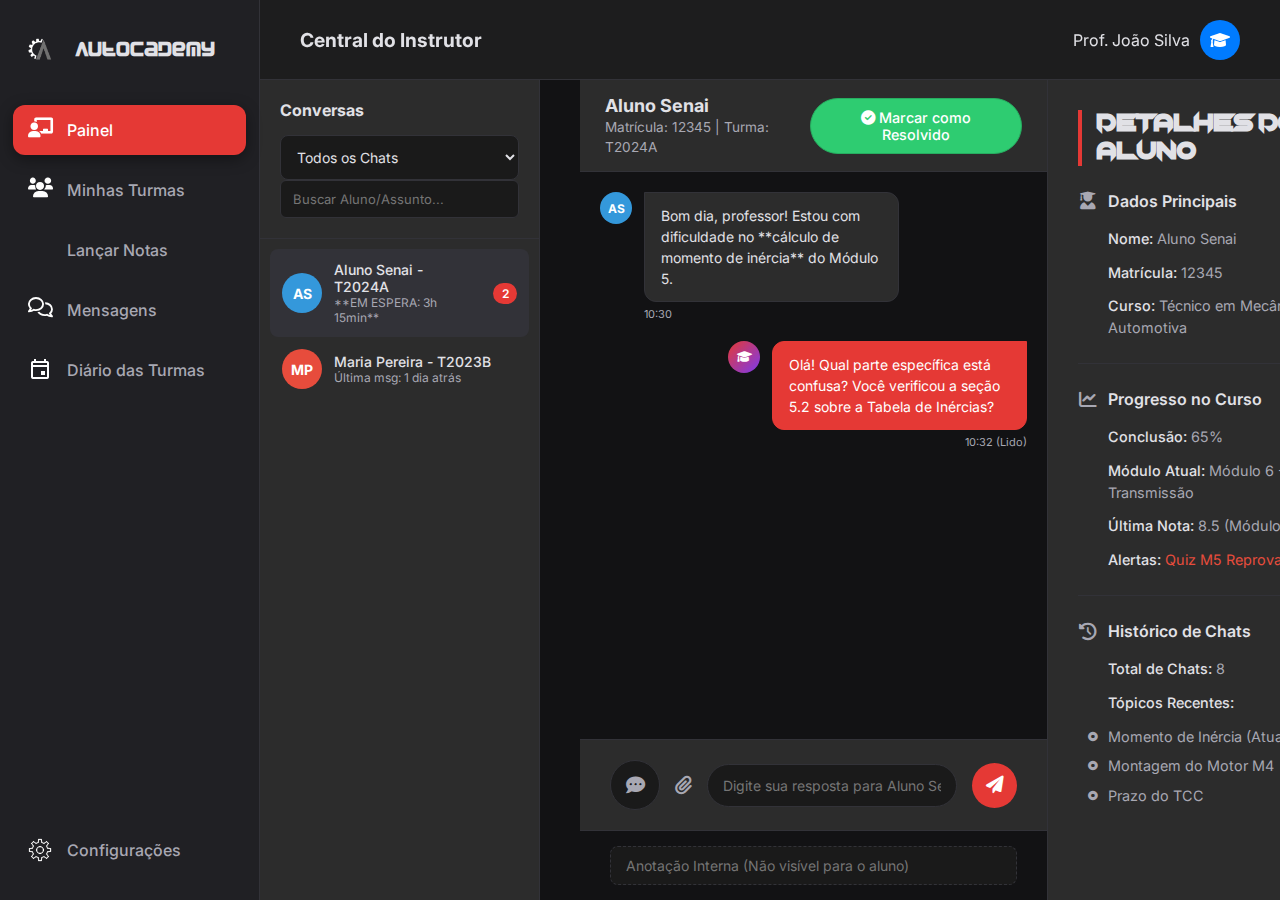
<file: html/chatprof.html>
<!DOCTYPE html>
<html lang="pt-br">
<head>
    <meta charset="UTF-8">
    <meta name="viewport" content="width=device-width, initial-scale=1.0">
    <title>Chat do Instrutor - Autocademy</title>
    <link rel="stylesheet" href="../css/chat.css">
    <link rel="stylesheet" href="https://cdnjs.cloudflare.com/ajax/libs/font-awesome/6.0.0/css/all.min.css"> 
</head>
<style>
    /* ==========================================================================
       VARIAVEIS GLOBAIS (Garantindo que o tema funcione)
       ========================================================================== */
    :root {
        --bg-body: #121214;
        --bg-sidebar: #202024;
        --bg-hover: #323238;
        --text-primary: #e1e1e6;
        --text-secondary: #a8a8b3;
        --accent-color: #E53935;
        --border-color: #323238;
        --sidebar-width: 80px;
        --sidebar-width-open: 260px;
        --transition-speed: 0.3s;
    }

    /* Reset básico */
    * { margin: 0; padding: 0; box-sizing: border-box; font-family: 'Inter', sans-serif; }
    body { background-color: var(--bg-body); display: flex; height: 100vh; overflow: hidden; }

    /* ==========================================================================
       SIDEBAR (CORREÇÃO DA BARRA LATERAL)
       ========================================================================== */
    .sidebar {
        width: var(--sidebar-width);
        height: 100vh; /* Ocupa a altura total */
        background-color: var(--bg-sidebar);
        border-right: 1px solid var(--border-color);
        
        display: flex;
        flex-direction: column;
        align-items: center;
        padding: 20px 0;
        
        position: relative; /* Mantém ela no fluxo do flex */
        transition: width var(--transition-speed) ease;
        z-index: 100;
        flex-shrink: 0; /* Impede que ela encolha */
    }

    /* Efeito de expandir ao passar o mouse */
    .sidebar:hover {
        width: var(--sidebar-width-open);
        align-items: flex-start; /* Alinha itens à esquerda quando aberto */
    }

    /* Logo */
    .logo-area {
        height: 60px;
        display: flex;
        align-items: center;
        padding: 0 20px;
        width: 100%;
        overflow: hidden;
        margin-bottom: 20px;
        white-space: nowrap;
    }

    .logo-area img {
        width: 40px;
        min-width: 40px;
    }

    .logo-text {
        margin-left: 15px;
        font-size: 1.2rem;
        font-weight: 700;
        color: var(--text-primary);
        opacity: 0;
        transition: opacity 0.2s;
    }

    .sidebar:hover .logo-text { opacity: 1; }

    /* Links de Navegação */
    .nav-link {
        display: flex;
        align-items: center;
        width: 90%;
        height: 50px;
        margin: 5px auto;
        padding: 0 14px; /* Ajuste para centralizar ícone quando fechado */
        border-radius: 12px;
        color: var(--text-secondary);
        text-decoration: none;
        white-space: nowrap;
        overflow: hidden;
        transition: background 0.2s, color 0.2s;
    }

    /* Ícones dentro dos links */
    .nav-link img, .nav-link i {
        width: 24px !important;
        height: 24px !important;
        min-width: 24px !important;
        object-fit: contain;
        margin-right: 15px;
        font-size: 20px;
        text-align: center;
        filter: grayscale(100%) brightness(1.5); /* Deixa ícones cinza claro */
    }

    /* Texto do Link */
    .nav-text {
        opacity: 0;
        transition: opacity 0.2s;
        font-weight: 500;
    }
    .sidebar:hover .nav-text { opacity: 1; }

    /* Hover e Ativo */
    .nav-link:hover {
        background-color: var(--bg-hover);
        color: var(--text-primary);
    }
    
    .nav-link.active {
        background-color: var(--accent-color);
        color: white !important;
    }
    .nav-link.active img { filter: brightness(0) invert(1); /* Deixa ícone branco */ }
    
    /* Spacer para empurrar config para baixo */
    .spacer { flex: 1; }

    /* ==========================================================================
       LAYOUT PRINCIPAL (CORREÇÃO)
       ========================================================================== */
    .main-wrapper {
        flex: 1; /* Ocupa o resto da largura */
        display: flex;
        flex-direction: column;
        height: 100vh;
        overflow: hidden;
        position: relative;
    }
</style>

<body class="">
 <aside class="sidebar">
        <div class="logo-area">
            <img src="../imagens/logo.png" alt="Logo">
            <span class="logo-text">Autocademy</span>
        </div>

     <a href="dashboard_professor.php" class="nav-link active">
            <i class="fa-solid fa-chalkboard-user"></i>
            <span class="nav-text"> Painel</span>
        </a>

        <a href="../html/turmas.php" class="nav-link">
            <i class="fa-solid fa-users"></i> <!-- Ícone de Turmas -->
            <span class="nav-text"> Minhas Turmas</span>
        </a>

        <a href="../html/notas.php" class="nav-link">
              <i class="fa-solid fa-file-pen"></i>
            <span class="nav-text"> Lançar Notas</span>
        </a>

        <a href="./chatprof.html" class="nav-link">
            <i class="fa-regular fa-comments"></i>
            <span class="nav-text"> Mensagens</span>
        </a>
            <a href="../html/diario_classe.php" class="nav-link">
            <img src="../imagens/iconagenda.png" alt="Config">
            <span class="nav-text">Diário das Turmas</span>
        </a>
         

        <div class="spacer"></div>

       
        
        <a href="configpro.php" class="nav-link">
            <img src="../imagens/icons8-configurações-150.png" alt="Config">
            <span class="nav-text">Configurações</span>
        </a>
    </aside>

    <main class="main-wrapper">

        <header class="top-header">
            <h2 style="font-size: 1.2rem; color: var(--text-primary);">Central do Instrutor</h2>
            
            <div class="user-profile">
                <span>Prof. João Silva</span> <div class="avatar-circle" style="background-color: #007bff;"><i class="fa-solid fa-graduation-cap"></i></div>
            </div>
        </header>

        <div class="chat-layout instructor-layout"> 
            
            <div class="participants-sidebar">
                <div class="participants-header">
                    <h3>Conversas</h3>
                    <div class="filter-controls">
                        <select class="status-filter">
                            <option value="all">Todos os Chats</option>
                            <option value="pending">Em Aberto (4)</option>
                            <option value="urgent">Urgente (SLA)</option>
                            <option value="resolved">Resolvidos</option>
                        </select>
                    </div>
                    <input type="text" class="participants-search" placeholder="Buscar Aluno/Assunto...">
                </div>

                <div class="participants-list">
                    <div class="participant-item active-chat" style="border-left: 4px solid var(--primary-color);"> 
                        <div class="participant-avatar" style="background: #3498db;">
                            <span>AS</span>
                        </div>
                        <div class="participant-info">
                            <div class="participant-name">Aluno Senai - T2024A</div>
                            <div class="participant-role **urgency-tag**">**EM ESPERA: 3h 15min**</div> 
                        </div>
                        <span class="unread-count">2</span>
                    </div>

                    <div class="participant-item">
                        <div class="participant-avatar" style="background: #e74c3c;">
                            <span>MP</span>
                        </div>
                        <div class="participant-info">
                            <div class="participant-name">Maria Pereira - T2023B</div>
                            <div class="participant-role">Última msg: 1 dia atrás</div>
                        </div>
                    </div>
                    
                    </div>
            </div>

            <div class="chat-area">
                
                <div class="chat-area-header">
                    <div class="chat-target-info">
                        <h2>Aluno Senai</h2>
                        <span style="font-size: 0.85rem; color: var(--text-secondary);">Matrícula: 12345 | Turma: T2024A</span>
                    </div>
                    <button class="resolve-btn"><i class="fa-solid fa-check-circle"></i> Marcar como Resolvido</button>
                </div>

                <div class="messages-container" id="msgContainer">
                    <div class="message">
                        <div class="participant-avatar" style="width: 32px; height: 32px; font-size: 12px; background: #3498db;">AS</div>
                        <div>
                            <div class="message-bubble">
                                Bom dia, professor! Estou com dificuldade no **cálculo de momento de inércia** do Módulo 5.
                            </div>
                            <span class="message-time">10:30</span>
                        </div>
                    </div>

                    <div class="message own">
                        <div>
                            <div class="message-bubble">
                                Olá! Qual parte específica está confusa? Você verificou a seção 5.2 sobre a Tabela de Inércias?
                            </div>
                            <span class="message-time">10:32 (Lido)</span>
                        </div>
                        <div class="participant-avatar" style="width: 32px; height: 32px; font-size: 12px; background-color: #007bff;"><i class="fa-solid fa-graduation-cap"></i></div>
                    </div>
                    
                    </div>
                
                <div class="input-area">
                    <div class="input-wrapper">
                        <button class="quick-reply-btn" title="Respostas Prontas/Modelos">
                            <i class="fa-solid fa-comment-dots" style="font-size: 1.2rem;"></i>
                        </button>

                        <i class="fa-solid fa-paperclip" style="color: var(--text-secondary); font-size: 1.2rem; cursor: pointer;"></i>
                        <input type="text" class="message-input" placeholder="Digite sua resposta para Aluno Senai...">
                        <button class="send-btn">
                            <i class="fa-solid fa-paper-plane"></i>
                        </button>
                    </div>
                    <div class="internal-notes">
                        <input type="text" placeholder="Anotação Interna (Não visível para o aluno)">
                    </div>
                </div>

            </div>
            
            <div class="student-context-sidebar">
                <h3>Detalhes do Aluno</h3>
                <div class="student-info-block">
                    <h4><i class="fa-solid fa-user-graduate"></i> Dados Principais</h4>
                    <p><strong>Nome:</strong> Aluno Senai</p>
                    <p><strong>Matrícula:</strong> 12345</p>
                    <p><strong>Curso:</strong> Técnico em Mecânica Automotiva</p>
                </div>

                <div class="student-info-block">
                    <h4><i class="fa-solid fa-chart-line"></i> Progresso no Curso</h4>
                    <p><strong>Conclusão:</strong> 65%</p>
                    <p><strong>Módulo Atual:</strong> Módulo 6 - Transmissão</p>
                    <p><strong>Última Nota:</strong> 8.5 (Módulo 5)</p>
                    <p><strong>Alertas:</strong> <span style="color: #e74c3c;">Quiz M5 Reprovado (1x)</span></p>
                </div>

                <div class="student-info-block">
                    <h4><i class="fa-solid fa-clock-rotate-left"></i> Histórico de Chats</h4>
                    <p><strong>Total de Chats:</strong> 8</p>
                    <p><strong>Tópicos Recentes:</strong></p>
                    <ul>
                        <li><i class="fa-solid fa-circle-dot" style="font-size: 0.6rem; margin-right: 5px;"></i> Momento de Inércia (Atual)</li>
                        <li><i class="fa-solid fa-circle-dot" style="font-size: 0.6rem; margin-right: 5px;"></i> Montagem do Motor M4</li>
                        <li><i class="fa-solid fa-circle-dot" style="font-size: 0.6rem; margin-right: 5px;"></i> Prazo do TCC</li>
                    </ul>
                </div>
            </div>

        </div>

    </main>
    <script src="../html/tema.js"></script>
    </script>
    <script src="https://cdn.pubnub.com/sdk/javascript/pubnub.7.4.0.js"></script>
<script src="../javascript.js/api.js"></script>
</body>
</html>
</file>
<file: css/chat.css>
/* ==========================================================================
   1. RESET & VARIÁVEIS GLOBAIS
   ========================================================================== */
@import url('https://fonts.googleapis.com/css2?family=Inter:wght@400;500;600;700&display=swap');
@font-face { font-family: 'Corpta'; src: url('../fontes/Corpta\ DEMO.otf') format('opentype'); }
@font-face { font-family: 'Chopsic'; src: url('../fontes/Chopsic.otf') format('opentype'); }

* { margin: 0; padding: 0; box-sizing: border-box; font-family: 'Inter', sans-serif; }

:root {
    /* --- CORES DARK MODE (PADRÃO) --- */
    --bg-body: #1f1f1f;
    --bg-sidebar: #2c2c2c;
    --bg-card: #2c2c2c;
    --bg-header: rgba(31, 31, 31, 0.95);
    --bg-hover: #3a3a3a;
    --bg-input: #1a1a1a; /* Fundo de inputs */
    
    --text-primary: #ffffff;
    --text-secondary: #b8b8b8;
    
    /* CORES DE DESTAQUE */
    --accent-color: #D13438; /* Vermelho Padrão */
    --border-color: #3b3b3b;
    --toggle-off: #555555;
    
    /* MEDIDAS */
    --sidebar-width: 80px;
    --sidebar-width-open: 250px;
    --header-height: 80px;
    --container-width: 1200px;
    
    --shadow: 0 4px 12px rgba(0,0,0,0.3);
}

/* --- TEMA CLARO (SENAI) --- */
.tema-claro {
    --bg-body: #f0f0f0;
    --bg-sidebar: #003cff;
    --bg-card: #ffffff;
    --bg-header: rgba(255, 255, 255, 0.95);
    --bg-hover: #f3f4f6;
    --bg-input: #f9fafb;
    
    --text-primary: #1f2937;
    --text-secondary: #6b7280;
    
    --accent-color: #FFB900;
    --border-color: #0078D4;
    --toggle-off: #ccc;
    
    --shadow: 0 4px 12px rgba(0,0,0,0.1);
}

body {
    background-color: var(--bg-body); color: var(--text-primary);
    height: 100vh; width: 100vw; display: flex; overflow: hidden;
    transition: background-color 0.3s, color 0.3s;
}

/* ==========================================================================
   2. SIDEBAR (PADRONIZADA)
   ========================================================================== */
.sidebar {
    width: var(--sidebar-width); height: 100vh; background-color: var(--bg-sidebar);
    display: flex; flex-direction: column; align-items: center; padding: 20px 0;
    transition: width 0.3s ease; z-index: 100; border-right: 1px solid var(--border-color); flex-shrink: 0;
}
.sidebar:hover { width: var(--sidebar-width-open); align-items: flex-start; }

.logo-area { height: 50px; display: flex; align-items: center; padding: 0 20px; width: 100%; overflow: hidden; margin-bottom: 20px; }
.logo-area img { width: 35px; min-width: 35px; }
.logo-text { margin-left: 15px; font-family: 'Corpta', sans-serif; font-size: 1.2rem; opacity: 0; transition: 0.2s; color: var(--text-primary); white-space: nowrap; }
.tema-claro .logo-text { color: white; }
.sidebar:hover .logo-text { opacity: 1; }

.nav-link {
    display: flex; align-items: center; width: 90%; height: 50px; 
    margin: 5px auto; padding: 0 15px; border-radius: 30px;
    color: var(--text-secondary); text-decoration: none; 
    transition: 0.3s; white-space: nowrap; overflow: hidden;
    border: 1px solid transparent;
}
.tema-claro .nav-link { color: rgba(255,255,255,0.7); }

.nav-link img { width: 24px !important; height: 24px !important; min-width: 24px !important; object-fit: contain; margin-right: 15px; transition: 0.3s; }

.nav-link.active {
    background-color: var(--accent-color); color: #ffffff !important;
    box-shadow: 0 4px 15px rgba(0,0,0,0.4); font-weight: 600;
}
.nav-link.active img { filter: brightness(0) invert(1); }
.nav-link:not(.active):hover { background-color: rgba(255,255,255,0.1); color: var(--text-primary); }

.nav-text { opacity: 0; font-weight: 500; }
.sidebar:hover .nav-text { opacity: 1; }
.spacer { flex: 1; }

/* ==========================================================================
   3. LAYOUT PRINCIPAL
   ========================================================================== */
.main-wrapper { flex: 1; display: flex; flex-direction: column; height: 100vh; position: relative; overflow: hidden; }

.top-header {
    height: var(--header-height); display: flex; align-items: center; justify-content: space-between;
    padding: 0 40px; background-color: var(--bg-header); backdrop-filter: blur(5px); border-bottom: 1px solid var(--border-color);
    flex-shrink: 0;
}
.search-box { background: var(--bg-card); border: 1px solid var(--border-color); padding: 8px 20px; border-radius: 50px; display: flex; align-items: center; width: 300px; }
.search-input { background: transparent; border: none; outline: none; color: var(--text-primary); width: 100%; }
.user-profile { display: flex; align-items: center; gap: 10px; font-family: 'Corpta', sans-serif; cursor: pointer; }
.avatar-circle { width: 40px; height: 40px; border-radius: 50%; background-color: #555; display: flex; align-items: center; justify-content: center; color: white; }

/* Container de Scroll Geral */
.scroll-content { flex: 1; overflow-y: auto; padding: 40px; }
.container { width: 100%; max-width: var(--container-width); margin: 0 auto; padding-bottom: 50px; }

/* ==========================================================================
   4. ESTILOS GERAIS (DASHBOARD, MATÉRIAS, CONFIG, TEMAS)
   ========================================================================== */
/* (Mantive tudo o que já tínhamos feito antes aqui para não quebrar nada) */
.page-title, .section-title { font-family: 'Chopsic', sans-serif; font-size: 2rem; margin-bottom: 25px; color: var(--text-primary); }
.page-title { border-left: 4px solid var(--accent-color); padding-left: 20px; }

.hero-banner { width: 100%; height: 220px; border-radius: 16px; overflow: hidden; position: relative; margin-bottom: 30px; border: 1px solid var(--border-color); }
.hero-banner img { width: 100%; height: 100%; object-fit: cover; opacity: 0.7; }
.hero-text { position: absolute; bottom: 30px; left: 30px; font-size: 2rem; font-weight: 700; color: white; text-shadow: 0 2px 10px rgba(0,0,0,0.8); }

.content-grid, .materias-grid { display: grid; grid-template-columns: repeat(auto-fill, minmax(240px, 1fr)); gap: 20px; }
.dashboard-card, .materia-card { height: 180px; border-radius: 12px; background-color: var(--bg-card); border: 1px solid var(--border-color); position: relative; overflow: hidden; cursor: pointer; transition: 0.2s; display: flex; flex-direction: column; }
.dashboard-card:hover, .materia-card:hover { transform: translateY(-5px); box-shadow: 0 10px 20px rgba(0,0,0,0.3); border-color: var(--accent-color); }
.card-bg { width: 100%; height: 100%; object-fit: cover; transition: 0.4s; opacity: 0.8; }
.materia-card:hover .card-bg { transform: scale(1.1); opacity: 1; }
.card-overlay { position: absolute; bottom: 0; left: 0; width: 100%; padding: 15px; background: linear-gradient(to top, rgba(0,0,0,0.95), transparent); z-index: 2; display: flex; align-items: flex-end; }
.card-title { font-family: 'Chopsic', sans-serif; font-size: 1.2rem; color: white; margin: 0; text-shadow: 0 2px 4px rgba(0,0,0,0.5); }

/* Configurações & Temas */
.settings-card, .theme-container { background-color: var(--bg-card); border: 1px solid var(--border-color); border-radius: 12px; margin-bottom: 24px; overflow: hidden; box-shadow: 0 2px 8px rgba(0,0,0,0.1); }
.theme-container { padding: 40px; max-width: 600px; }
.settings-header { padding: 20px 24px; border-bottom: 1px solid var(--border-color); font-size: 1.1rem; font-weight: 600; color: var(--text-primary); background-color: rgba(255,255,255,0.02); }
.settings-item { display: flex; justify-content: space-between; align-items: center; padding: 20px 24px; text-decoration: none; color: var(--text-primary); border-bottom: 1px solid var(--border-color); transition: 0.2s; }
.settings-item:last-child { border-bottom: none; }
.settings-item:hover { background-color: var(--bg-hover); }
.toggle-row { display: flex; justify-content: space-between; align-items: center; padding: 16px 24px; border-bottom: 1px solid var(--border-color); }
.toggle-btn { width: 44px; height: 24px; background-color: var(--toggle-off); border-radius: 50px; position: relative; border: none; cursor: pointer; transition: 0.3s ease; }
.toggle-btn::before { content: ''; position: absolute; top: 2px; left: 2px; width: 20px; height: 20px; background-color: white; border-radius: 50%; transition: 0.3s ease; box-shadow: 0 1px 3px rgba(0,0,0,0.3); }
.toggle-btn.active { background-color: var(--accent-color); }
.toggle-btn.active::before { transform: translateX(20px); }

/* Botões de Tema (Modo Claro/Escuro) */
.mode-buttons-row { display: flex; gap: 15px; margin-bottom: 40px; }
.btn-mode { flex: 1; padding: 15px; border: 2px solid var(--border-color); background-color: var(--bg-body); color: var(--text-primary); border-radius: 8px; cursor: pointer; font-size: 1rem; font-weight: 600; display: flex; align-items: center; justify-content: center; gap: 10px; transition: 0.2s; }
.btn-mode:hover { border-color: var(--text-secondary); background-color: var(--bg-hover); }
.btn-mode.active { background-color: var(--accent-color); color: white; border-color: var(--accent-color); box-shadow: 0 4px 12px rgba(0,0,0,0.3); }
.color-grid { display: flex; flex-wrap: wrap; gap: 15px; justify-content: center; }
.swatch { width: 36px; height: 36px; border-radius: 50%; cursor: pointer; border: 2px solid transparent; transition: 0.2s; }
.swatch:hover { transform: scale(1.15); }
.swatch.active { border-color: white; box-shadow: 0 0 0 3px var(--accent-color); transform: scale(1.1); }


/* ==========================================================================
   7. ESTILOS DE CHAT / MENSAGENS (NOVO)
   ========================================================================== */

/* Layout específico para a tela de chat (ocupa 100% da altura) */
.chat-layout {
    display: flex;
    height: calc(100vh - var(--header-height)); /* Altura total menos header */
    background-color: var(--bg-body);
    overflow: hidden;
}

/* Sidebar de Participantes */
.participants-sidebar {
    width: 280px;
    background: var(--bg-card);
    border-right: 1px solid var(--border-color);
    display: flex;
    flex-direction: column;
}

.participants-header { padding: 20px; border-bottom: 1px solid var(--border-color); }
.participants-header h3 { color: var(--text-primary); font-size: 16px; margin-bottom: 10px; }

.participants-search {
    width: 100%; padding: 10px 12px; border: 1px solid var(--border-color);
    background-color: var(--bg-input); color: var(--text-primary);
    border-radius: 6px; font-size: 13px; outline: none;
}

.participants-list { flex: 1; overflow-y: auto; padding: 10px; }

.participant-item {
    display: flex; align-items: center; gap: 12px; padding: 12px;
    border-radius: 8px; cursor: pointer; transition: background 0.2s;
    color: var(--text-primary);
}
.participant-item:hover { background: var(--bg-hover); }

.participant-avatar {
    position: relative; width: 40px; height: 40px; border-radius: 50%;
    background: linear-gradient(135deg, var(--accent-color), #7c3aed);
    display: flex; align-items: center; justify-content: center;
    color: white; font-size: 14px; font-weight: bold; flex-shrink: 0;
}

.status-indicator {
    position: absolute; bottom: 0; right: 0; width: 12px; height: 12px;
    border-radius: 50%; border: 2px solid var(--bg-card);
}
.status-online { background: #10b981; }
.status-offline { background: #6b7280; }

.participant-info { flex: 1; }
.participant-name { font-size: 14px; font-weight: 500; color: var(--text-primary); }
.participant-role { font-size: 12px; color: var(--text-secondary); }

/* Área de Mensagens */
.chat-area { flex: 1; display: flex; flex-direction: column; background: var(--bg-body); position: relative; }

.chat-area-header {
    background: var(--bg-card); padding: 15px 25px;
    border-bottom: 1px solid var(--border-color);
    display: flex; justify-content: space-between; align-items: center;
}
.chat-area-header h2 { color: var(--text-primary); font-size: 18px; margin: 0; }
.chat-area-header p { color: var(--text-secondary); font-size: 13px; margin: 0; }

.messages-container { flex: 1; overflow-y: auto; padding: 20px; display: flex; flex-direction: column; gap: 20px; }

.message { display: flex; gap: 12px; max-width: 70%; }
.message.own { align-self: flex-end; flex-direction: row-reverse; }

.message-bubble {
    padding: 12px 16px; border-radius: 12px; font-size: 14px; line-height: 1.5;
    position: relative;
}

/* Mensagem recebida (Professores/Outros) */
.message:not(.own) .message-bubble {
    background: var(--bg-card); border: 1px solid var(--border-color);
    color: var(--text-primary); border-top-left-radius: 0;
}

/* Mensagem enviada (Eu) */
.message.own .message-bubble {
    background: var(--accent-color); color: white; border: 1px solid var(--accent-color);
    border-top-right-radius: 0;
}

.message-time { font-size: 11px; color: var(--text-secondary); margin-top: 5px; display: block; }
.message.own .message-time { text-align: right; }

/* Área de Input */
.input-area {
    background: var(--bg-card); padding: 20px; border-top: 1px solid var(--border-color);
}
.input-wrapper { display: flex; gap: 10px; align-items: center; }

.message-input {
    flex: 1; padding: 12px 15px; border: 1px solid var(--border-color);
    background-color: var(--bg-input); color: var(--text-primary);
    border-radius: 25px; font-size: 14px; outline: none;
}
.message-input:focus { border-color: var(--accent-color); }

.send-btn {
    width: 45px; height: 45px; border: none; background: var(--accent-color);
    color: white; border-radius: 50%; cursor: pointer;
    display: flex; align-items: center; justify-content: center;
    transition: 0.2s; font-size: 1.1rem;
}
.send-btn:hover { transform: scale(1.05); box-shadow: 0 2px 8px rgba(0,0,0,0.3); }

/* Scrollbar do Chat */
.messages-container::-webkit-scrollbar { width: 6px; }
.messages-container::-webkit-scrollbar-track { background: transparent; }
.messages-container::-webkit-scrollbar-thumb { background: var(--border-color); border-radius: 10px; }


/* ==========================================================================
   6.1. CHAT - LAYOUT INSTRUTOR (Extensão)
   ========================================================================== */

/* Layout de 3 colunas */
.chat-layout.instructor-layout {
    display: grid;
    /* Colunas: Conversas (320px), Chat (flex), Contexto (340px) */
    grid-template-columns: 320px 1fr 340px;
    gap: 0; /* Usamos bordas para separação */
}

/* 1. PAINEL DE CONVERSAS (FILTROS E ITENS) */

.filter-controls {
    margin-top: 15px;
}

.status-filter {
    width: 100%;
    padding: 12px;
    border: 1px solid var(--border-color);
    background-color: var(--bg-input);
    color: var(--text-primary);
    border-radius: 8px;
    font-size: 14px;
    outline: none;
    cursor: pointer;
    transition: var(--transition-border), var(--transition-shadow);
}
.status-filter:focus {
    border-color: var(--accent-color);
    box-shadow: 0 0 0 2px rgba(255,255,255,0.05);
}

.participant-item .urgency-tag {
    color: var(--accent-color);
    font-weight: 600;
    font-size: 0.8rem;
    margin-top: 2px;
}

.participant-item .unread-count {
    margin-left: auto;
    background-color: var(--accent-color);
    color: white;
    font-size: 0.75rem;
    font-weight: 600;
    padding: 3px 8px;
    border-radius: 20px;
    min-width: 24px;
    text-align: center;
}

.participant-item.active-chat {
    background: var(--bg-hover);
}

/* Esmaece chats resolvidos na lista */
.participant-item.resolved-chat {
    opacity: 0.6;
    transition: var(--transition-opacity);
}
.participant-item.resolved-chat:hover {
    opacity: 1;
}

/* 2. ÁREA DO CHAT (BOTÕES E ANOTAÇÕES) */

.chat-area-header .resolve-btn {
    /* Baseado no .btn-start / .task-action */
    background-color: #2ecc71; /* Verde para "resolvido" */
    border: 1px solid #27ad60;
    color: white;
    padding: 10px 20px;
    border-radius: 30px;
    font-size: 0.9rem;
    text-decoration: none;
    transition: var(--transition-bg), var(--transition-transform), var(--transition-shadow), var(--transition-border);
    font-weight: 500;
    cursor: pointer;
}
.chat-area-header .resolve-btn:hover {
    filter: brightness(1.1);
    box-shadow: var(--shadow);
}
.chat-area-header .resolve-btn:active {
    transform: scale(0.97);
}
.chat-area-header .resolve-btn.disabled,
.chat-area-header .resolve-btn:disabled {
    background-color: var(--bg-hover);
    border-color: var(--border-color);
    color: var(--text-secondary);
    cursor: not-allowed;
    box-shadow: none;
    transform: none;
}


/* Re-estiliza .input-area para suportar notas internas */
.input-area {
    flex-direction: column;
    padding: 0;
    gap: 0;
}
.input-wrapper {
    display: flex;
    align-items: center;
    gap: 15px;
    padding: 20px 30px;
    width: 100%;
}

.input-area .quick-reply-btn {
    /* Baseado no .send-btn mas sutil */
    width: 50px; height: 50px; border: none;
    background: var(--bg-input);
    color: var(--text-secondary);
    border-radius: 50%;
    cursor: pointer;
    display: flex; align-items: center; justify-content: center;
    transition: var(--transition-bg), var(--transition-color), var(--transition-border);
    font-size: 1.2rem;
    border: 1px solid var(--border-color);
    flex-shrink: 0;
}
.input-area .quick-reply-btn:hover {
    background: var(--bg-hover);
    color: var(--text-primary);
}

.internal-notes {
    width: 100%;
    padding: 15px 30px;
    background: var(--bg-body); /* Um tom mais escuro que o input-area */
    border-top: 1px solid var(--border-color);
}
.internal-notes input,
.student-info-block .internal-notes-input {
    width: 100%;
    padding: 10px 15px;
    border: 1px dashed var(--border-color); /* Para indicar "interno" */
    background-color: var(--bg-input);
    color: var(--text-secondary);
    border-radius: 8px;
    font-size: 14px;
    outline: none;
    transition: var(--transition-border), var(--transition-color);
}
.internal-notes input:focus,
.student-info-block .internal-notes-input:focus {
    border-color: var(--accent-color);
    border-style: solid;
    color: var(--text-primary);
}


/* 3. PAINEL DE CONTEXTO DO ALUNO (NOVO) */

.student-context-sidebar {
    background-color: var(--bg-card);
    border-left: 1px solid var(--border-color);
    height: calc(100vh - var(--header-height));
    overflow-y: auto;
    padding: 30px;
    display: flex;
    flex-direction: column;
    gap: 25px;
}

.student-context-sidebar h3 {
    /* Baseado no .page-title mas menor */
    font-family: 'Courier New', Courier, monospace;
    font-size: 1.5rem;
    margin-bottom: 0; /* Gap da flexbox cuida disso */
    color: var(--text-primary);
    border-left: 4px solid var(--accent-color);
    padding-left: 15px;
}

.student-info-block {
    /* Baseado no .settings-item */
    display: flex;
    flex-direction: column;
    gap: 12px;
    padding-bottom: 25px;
    border-bottom: 1px solid var(--border-color);
}
.student-info-block:last-of-type {
    border-bottom: none;
}

.student-info-block h4 {
    /* Baseado no .settings-header */
    font-size: 1rem;
    font-weight: 600;
    color: var(--text-primary);
    display: flex;
    align-items: center;
    gap: 10px;
    margin-bottom: 5px; /* Espaço para o conteúdo abaixo */
}
.student-info-block h4 i {
    color: var(--text-secondary);
    font-size: 1.1rem;
    width: 20px;
    text-align: center;
}

.student-info-block p,
.student-info-block li {
    font-size: 0.9rem;
    color: var(--text-secondary);
    line-height: 1.5;
    padding-left: 30px; /* Alinhar com o ícone do h4 */
}

.student-info-block ul {
    list-style: none;
    display: flex;
    flex-direction: column;
    gap: 8px;
    padding-left: 0;
}
.student-info-block li {
    position: relative;
    padding-left: 30px;
}
.student-info-block li i {
    position: absolute;
    left: 10px;
    top: 6px;
    color: var(--text-secondary);
    font-size: 0.6rem !important; /* Força o tamanho pequeno */
}
.student-info-block p strong {
    color: var(--text-primary);
    font-weight: 500;
}


/* 4. MENU DE RESPOSTAS PRONTAS (JS) */

.quick-reply-menu {
    position: absolute; 
    background-color: var(--bg-card);
    border: 1px solid var(--border-color);
    box-shadow: var(--shadow-hover);
    border-radius: 12px; /* Padrão dos cards */
    width: 300px;
    max-height: 250px;
    overflow-y: auto;
    z-index: 1001; /* Acima de tudo */
    padding: 10px;
    opacity: 0;
    transform: translateY(10px);
    animation: fadeInMenu 0.2s ease forwards;
    bottom: 100px; /* Posição inicial (JS pode ajustar) */
    left: 30px;
}

@keyframes fadeInMenu {
    to {
        opacity: 1;
        transform: translateY(0);
    }
}

.quick-reply-item {
    /* Baseado no .settings-item */
    display: block;
    padding: 12px 15px;
    border-radius: 8px;
    color: var(--text-primary);
    cursor: pointer;
    font-size: 0.9rem;
    transition: var(--transition-bg);
}
.quick-reply-item:hover {
    background-color: var(--bg-hover);
}/* ==========================================================================
   6.1. CHAT - LAYOUT INSTRUTOR (Extensão)
   ========================================================================== */

/* Layout de 3 colunas */
.chat-layout.instructor-layout {
    display: grid;
    /* Colunas: Conversas (320px), Chat (flex), Contexto (340px) */
    grid-template-columns: 320px 1fr 340px;
    gap: 0; /* Usamos bordas para separação */
}

/* 1. PAINEL DE CONVERSAS (FILTROS E ITENS) */

.filter-controls {
    margin-top: 15px;
}

.status-filter {
    width: 100%;
    padding: 12px;
    border: 1px solid var(--border-color);
    background-color: var(--bg-input);
    color: var(--text-primary);
    border-radius: 8px;
    font-size: 14px;
    outline: none;
    cursor: pointer;
    transition: var(--transition-border), var(--transition-shadow);
}
.status-filter:focus {
    border-color: var(--accent-color);
    box-shadow: 0 0 0 2px rgba(255,255,255,0.05);
}

.participant-item .urgency-tag {
    color: var(--accent-color);
    font-weight: 600;
    font-size: 0.8rem;
    margin-top: 2px;
}

.participant-item .unread-count {
    margin-left: auto;
    background-color: var(--accent-color);
    color: white;
    font-size: 0.75rem;
    font-weight: 600;
    padding: 3px 8px;
    border-radius: 20px;
    min-width: 24px;
    text-align: center;
}

.participant-item.active-chat {
    background: var(--bg-hover);
}

/* Esmaece chats resolvidos na lista */
.participant-item.resolved-chat {
    opacity: 0.6;
    transition: var(--transition-opacity);
}
.participant-item.resolved-chat:hover {
    opacity: 1;
}

/* 2. ÁREA DO CHAT (BOTÕES E ANOTAÇÕES) */

.chat-area-header .resolve-btn {
    /* Baseado no .btn-start / .task-action */
    background-color: #2ecc71; /* Verde para "resolvido" */
    border: 1px solid #27ad60;
    color: white;
    padding: 10px 20px;
    border-radius: 30px;
    font-size: 0.9rem;
    text-decoration: none;
    transition: var(--transition-bg), var(--transition-transform), var(--transition-shadow), var(--transition-border);
    font-weight: 500;
    cursor: pointer;
}
.chat-area-header .resolve-btn:hover {
    filter: brightness(1.1);
    box-shadow: var(--shadow);
}
.chat-area-header .resolve-btn:active {
    transform: scale(0.97);
}
.chat-area-header .resolve-btn.disabled,
.chat-area-header .resolve-btn:disabled {
    background-color: var(--bg-hover);
    border-color: var(--border-color);
    color: var(--text-secondary);
    cursor: not-allowed;
    box-shadow: none;
    transform: none;
}


/* Re-estiliza .input-area para suportar notas internas */
.input-area {
    flex-direction: column;
    padding: 0;
    gap: 0;
}
.input-wrapper {
    display: flex;
    align-items: center;
    gap: 15px;
    padding: 20px 30px;
    width: 100%;
}

.input-area .quick-reply-btn {
    /* Baseado no .send-btn mas sutil */
    width: 50px; height: 50px; border: none;
    background: var(--bg-input);
    color: var(--text-secondary);
    border-radius: 50%;
    cursor: pointer;
    display: flex; align-items: center; justify-content: center;
    transition: var(--transition-bg), var(--transition-color), var(--transition-border);
    font-size: 1.2rem;
    border: 1px solid var(--border-color);
    flex-shrink: 0;
}
.input-area .quick-reply-btn:hover {
    background: var(--bg-hover);
    color: var(--text-primary);
}

.internal-notes {
    width: 100%;
    padding: 15px 30px;
    background: var(--bg-body); /* Um tom mais escuro que o input-area */
    border-top: 1px solid var(--border-color);
}
.internal-notes input,
.student-info-block .internal-notes-input {
    width: 100%;
    padding: 10px 15px;
    border: 1px dashed var(--border-color); /* Para indicar "interno" */
    background-color: var(--bg-input);
    color: var(--text-secondary);
    border-radius: 8px;
    font-size: 14px;
    outline: none;
    transition: var(--transition-border), var(--transition-color);
}
.internal-notes input:focus,
.student-info-block .internal-notes-input:focus {
    border-color: var(--accent-color);
    border-style: solid;
    color: var(--text-primary);
}


/* 3. PAINEL DE CONTEXTO DO ALUNO (NOVO) */

.student-context-sidebar {
    background-color: var(--bg-card);
    border-left: 1px solid var(--border-color);
    height: calc(100vh - var(--header-height));
    overflow-y: auto;
    padding: 30px;
    display: flex;
    flex-direction: column;
    gap: 25px;
}

.student-context-sidebar h3 {
    /* Baseado no .page-title mas menor */
    font-family: 'Chopsic', sans-serif;
    font-size: 1.5rem;
    margin-bottom: 0; /* Gap da flexbox cuida disso */
    color: var(--text-primary);
    border-left: 4px solid var(--accent-color);
    padding-left: 15px;
}

.student-info-block {
    /* Baseado no .settings-item */
    display: flex;
    flex-direction: column;
    gap: 12px;
    padding-bottom: 25px;
    border-bottom: 1px solid var(--border-color);
}
.student-info-block:last-of-type {
    border-bottom: none;
}

.student-info-block h4 {
    /* Baseado no .settings-header */
    font-size: 1rem;
    font-weight: 600;
    color: var(--text-primary);
    display: flex;
    align-items: center;
    gap: 10px;
    margin-bottom: 5px; /* Espaço para o conteúdo abaixo */
}
.student-info-block h4 i {
    color: var(--text-secondary);
    font-size: 1.1rem;
    width: 20px;
    text-align: center;
}

.student-info-block p,
.student-info-block li {
    font-size: 0.9rem;
    color: var(--text-secondary);
    line-height: 1.5;
    padding-left: 30px; /* Alinhar com o ícone do h4 */
}

.student-info-block ul {
    list-style: none;
    display: flex;
    flex-direction: column;
    gap: 8px;
    padding-left: 0;
}
.student-info-block li {
    position: relative;
    padding-left: 30px;
}
.student-info-block li i {
    position: absolute;
    left: 10px;
    top: 6px;
    color: var(--text-secondary);
    font-size: 0.6rem !important; /* Força o tamanho pequeno */
}
.student-info-block p strong {
    color: var(--text-primary);
    font-weight: 500;
}


/* 4. MENU DE RESPOSTAS PRONTAS (JS) */

.quick-reply-menu {
    position: absolute; 
    background-color: var(--bg-card);
    border: 1px solid var(--border-color);
    box-shadow: var(--shadow-hover);
    border-radius: 12px; /* Padrão dos cards */
    width: 300px;
    max-height: 250px;
    overflow-y: auto;
    z-index: 1001; /* Acima de tudo */
    padding: 10px;
    opacity: 0;
    transform: translateY(10px);
    animation: fadeInMenu 0.2s ease forwards;
    bottom: 100px; /* Posição inicial (JS pode ajustar) */
    left: 30px;
}

@keyframes fadeInMenu {
    to {
        opacity: 1;
        transform: translateY(0);
    }
}

.quick-reply-item {
    /* Baseado no .settings-item */
    display: block;
    padding: 12px 15px;
    border-radius: 8px;
    color: var(--text-primary);
    cursor: pointer;
    font-size: 0.9rem;
    transition: var(--transition-bg);
}
.quick-reply-item:hover {
    background-color: var(--bg-hover);
}
</file>
